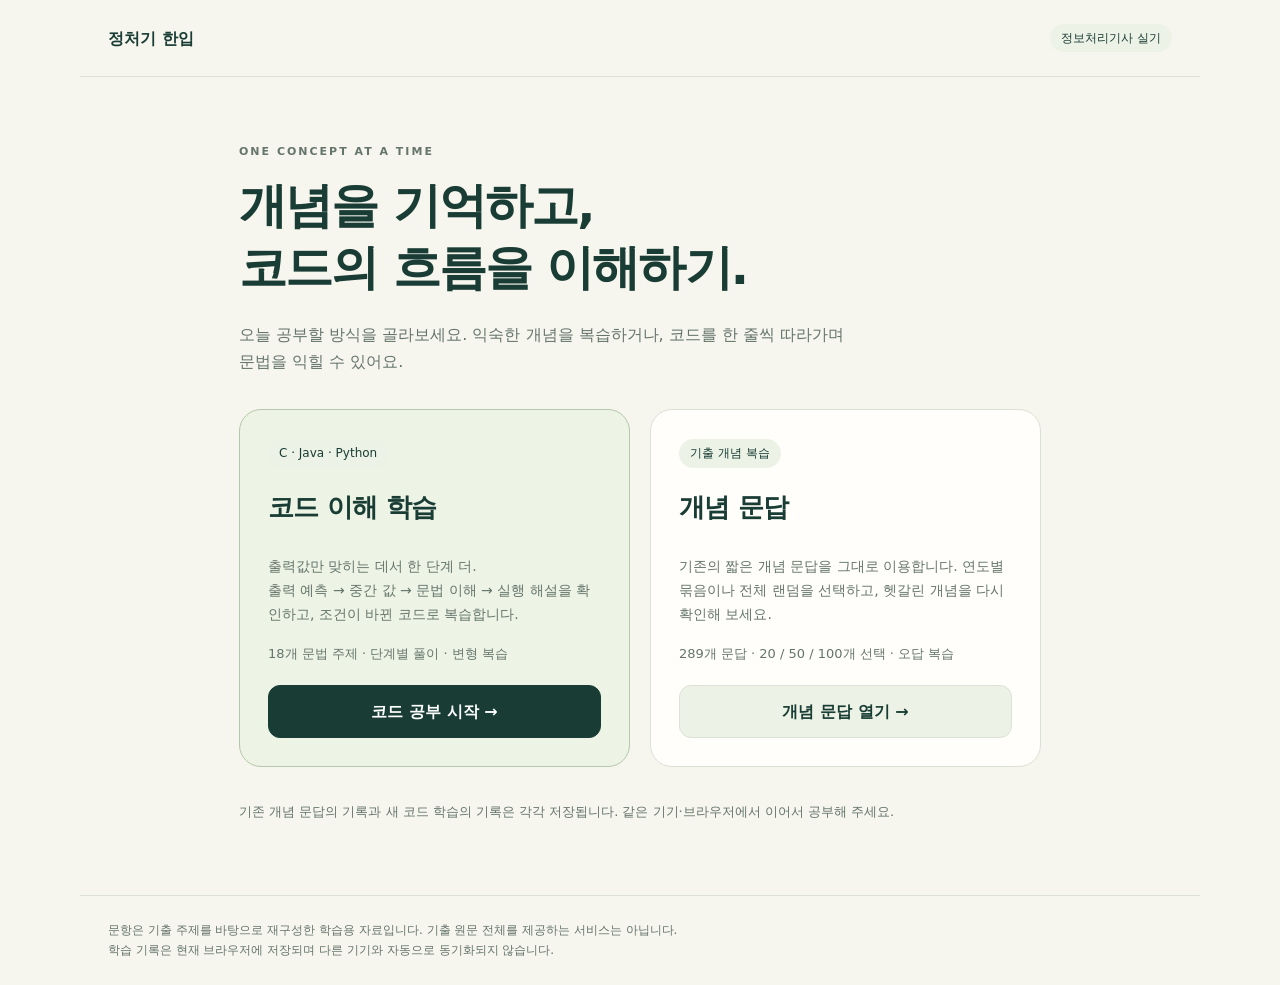
<file: index.html>
<!doctype html><html lang="ko"><head><meta charset="utf-8"><meta name="viewport" content="width=device-width, initial-scale=1"><meta name="theme-color" content="#193d35"><meta name="description" content="정보처리기사 실기: 기출 개념 문답과 C·Java·Python 코드 이해 학습"><title>정처기 한입 · 학습 선택</title><link rel="stylesheet" href="code-study.css"><style>.welcome{max-width:850px;padding-top:66px}.welcome h1{margin-bottom:22px}.mode-grid{display:grid;grid-template-columns:1fr 1fr;gap:20px;margin:34px 0}.mode-card{display:flex;flex-direction:column;background:var(--paper);border:1px solid var(--line);border-radius:22px;padding:28px;text-decoration:none;transition:transform .15s,border-color .15s}.mode-card:hover{transform:translateY(-3px);border-color:var(--green)}.mode-card h2{font-size:26px}.mode-card p{color:var(--muted);font-size:14px;flex:1}.mode-card .primary,.mode-card .secondary{text-align:center;margin-top:20px}.mode-card.code-mode{background:#edf3e5;border-color:#b5c8ac}.welcome .intro{max-width:620px;color:var(--muted)}@media(max-width:600px){.welcome{padding-top:36px}.mode-grid{grid-template-columns:1fr}.mode-card{padding:23px}}</style></head><body><header><a href="./">정처기 한입</a><span class="tag">정보처리기사 실기</span></header><main class="welcome"><div class="eyebrow">ONE CONCEPT AT A TIME</div><h1>개념을 기억하고,<br>코드의 흐름을 이해하기.</h1><p class="intro">오늘 공부할 방식을 골라보세요. 익숙한 개념을 복습하거나, 코드를 한 줄씩 따라가며 문법을 익힐 수 있어요.</p><div class="mode-grid"><a class="mode-card code-mode" href="code-study.html"><div><span class="tag">C · Java · Python</span></div><h2>코드 이해 학습</h2><p>출력값만 맞히는 데서 한 단계 더.<br>출력 예측 → 중간 값 → 문법 이해 → 실행 해설을 확인하고, 조건이 바뀐 코드로 복습합니다.</p><small>18개 문법 주제 · 단계별 풀이 · 변형 복습</small><span class="primary">코드 공부 시작 →</span></a><a class="mode-card" href="concepts.html"><div><span class="tag">기출 개념 복습</span></div><h2>개념 문답</h2><p>기존의 짧은 개념 문답을 그대로 이용합니다. 연도별 묶음이나 전체 랜덤을 선택하고, 헷갈린 개념을 다시 확인해 보세요.</p><small>289개 문답 · 20 / 50 / 100개 선택 · 오답 복습</small><span class="secondary">개념 문답 열기 →</span></a></div><p class="muted">기존 개념 문답의 기록과 새 코드 학습의 기록은 각각 저장됩니다. 같은 기기·브라우저에서 이어서 공부해 주세요.</p></main><footer>문항은 기출 주제를 바탕으로 재구성한 학습용 자료입니다. 기출 원문 전체를 제공하는 서비스는 아닙니다.<br>학습 기록은 현재 브라우저에 저장되며 다른 기기와 자동으로 동기화되지 않습니다.</footer></body></html>
</file>
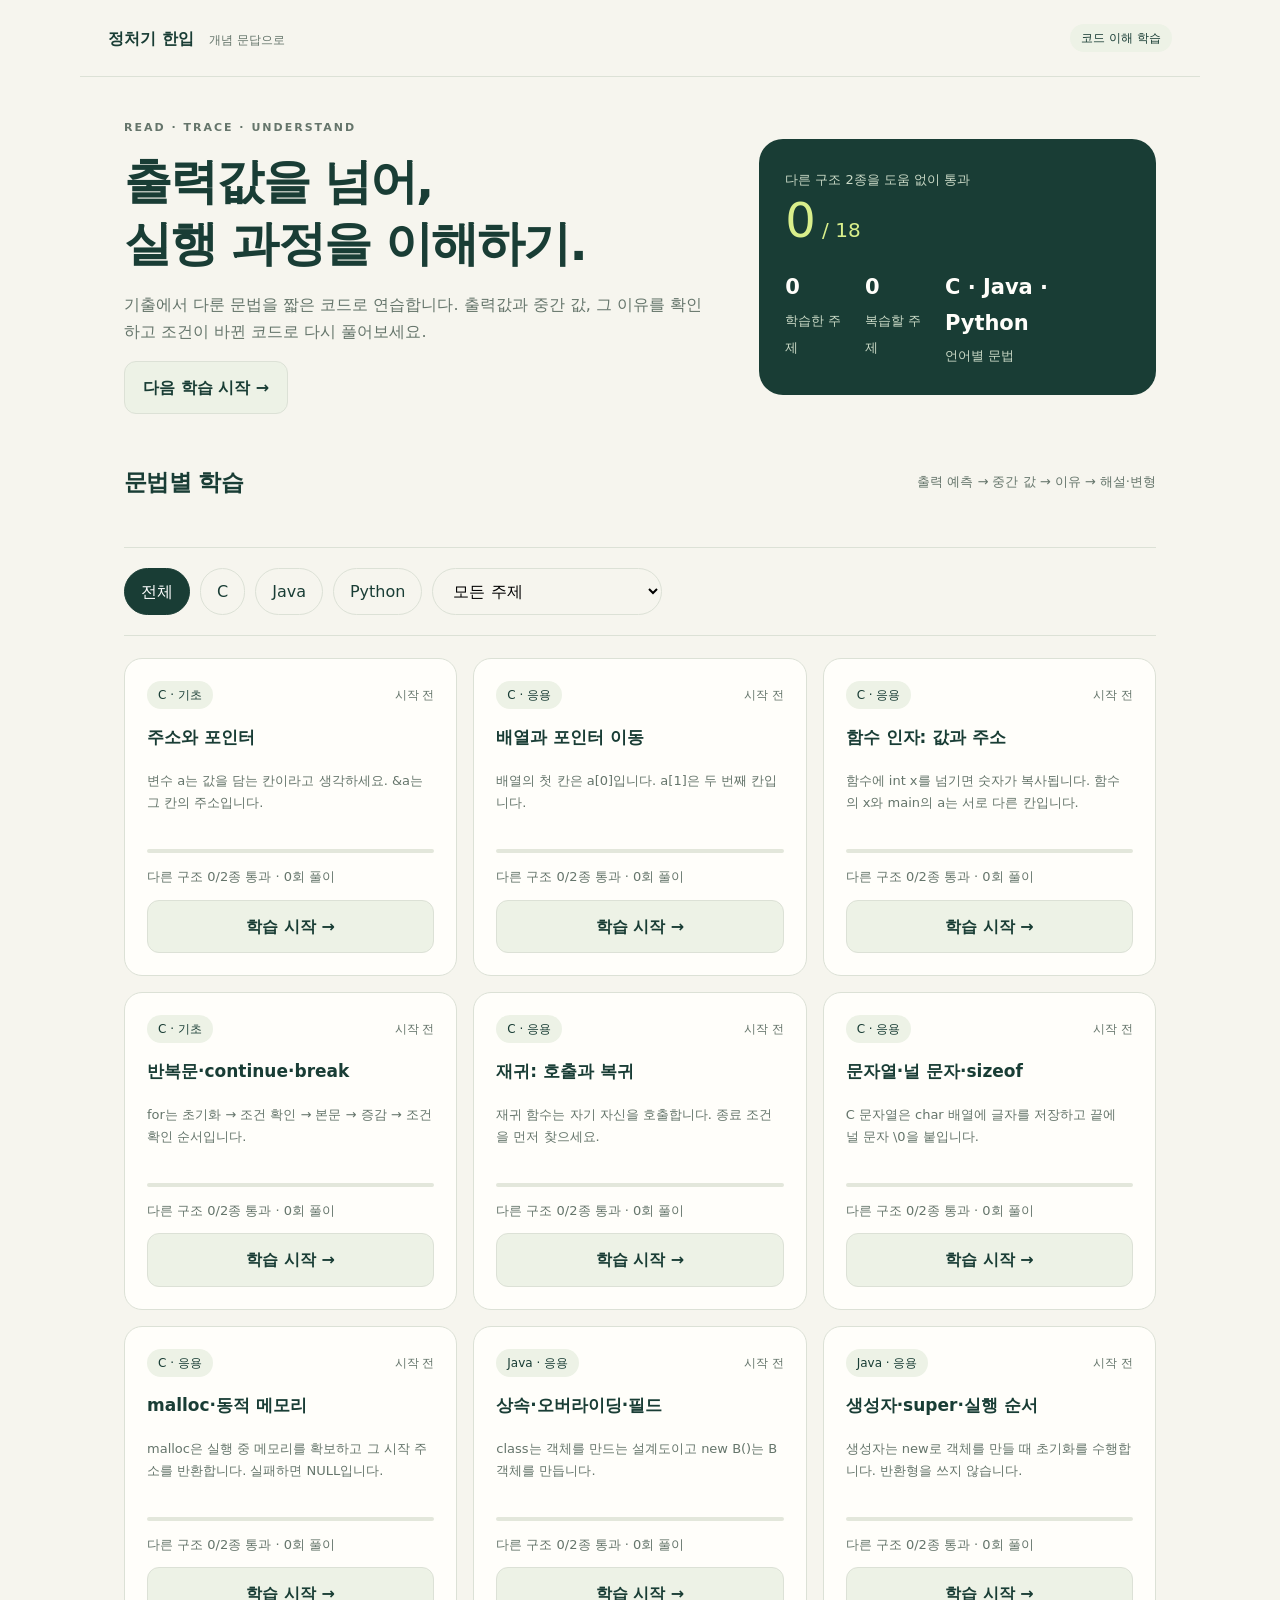
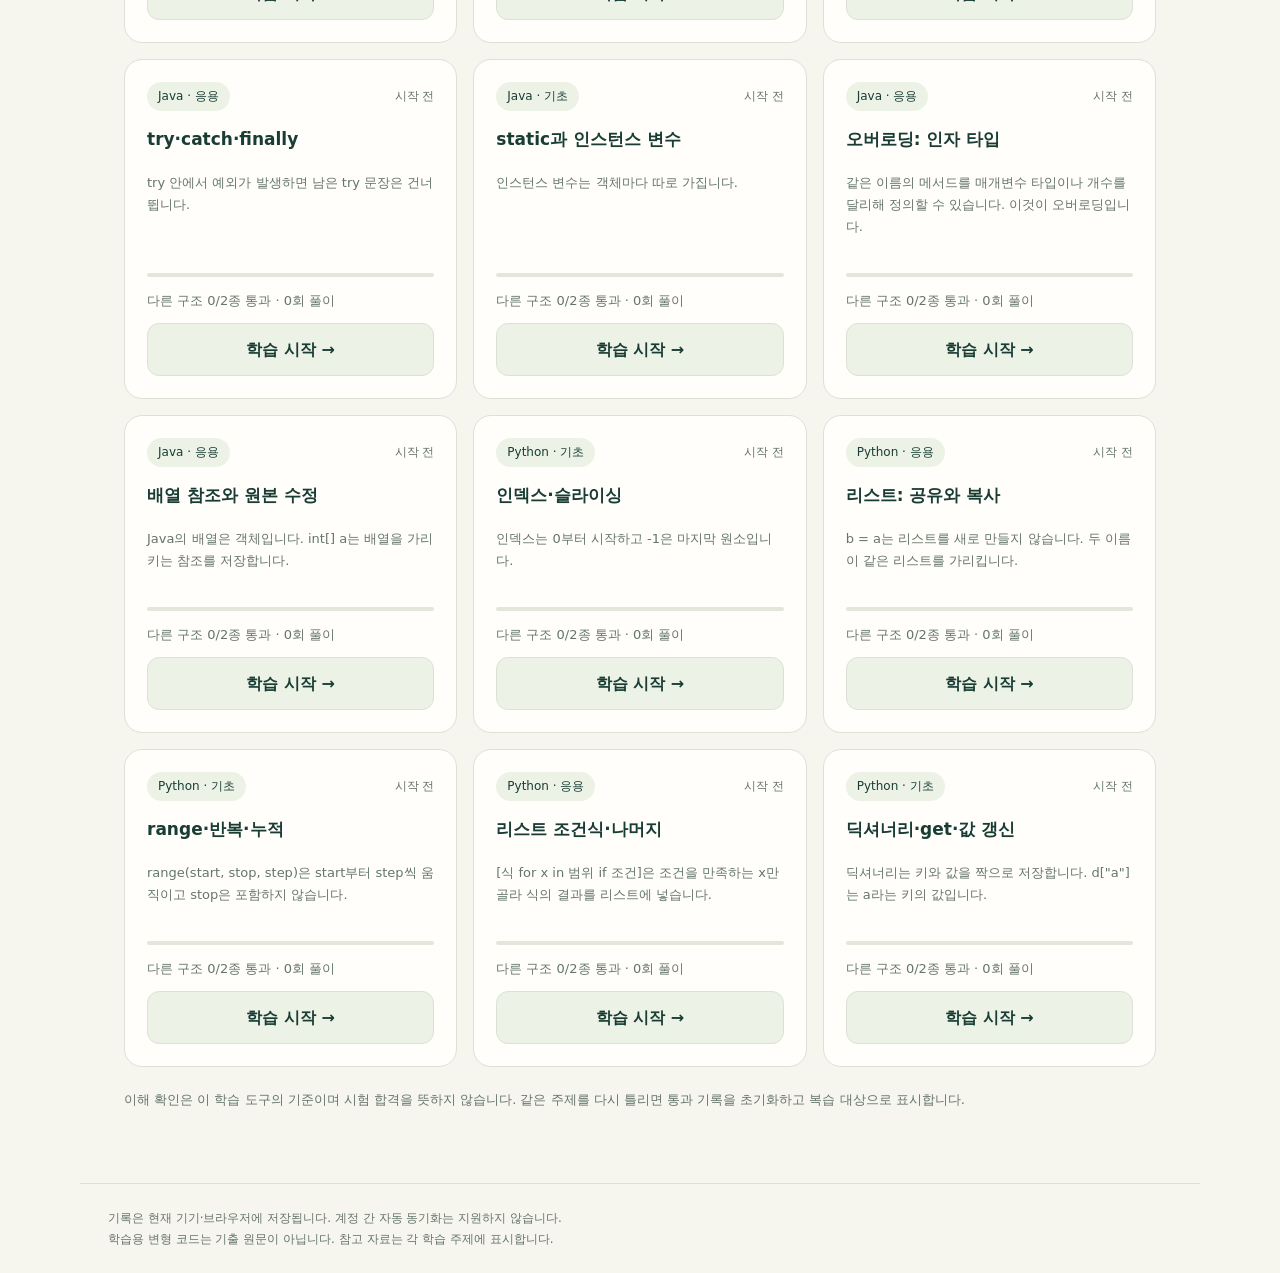
<file: code-study.html>
<!doctype html><html lang="ko"><head><meta charset="utf-8"><meta name="viewport" content="width=device-width, initial-scale=1"><meta name="theme-color" content="#193d35"><meta name="description" content="기출 주제 기반 C·Java·Python 코드 이해: 출력 예측, 중간 값 추적, 문법 학습, 구조 변형 복습"><title>코드 이해 학습 · 정처기 한입</title><link rel="stylesheet" href="code-study.css"></head><body>
<header><a href="concepts.html">정처기 한입 <span>개념 문답으로</span></a><span class="tag">코드 이해 학습</span></header>
<main id="app"></main><div id="notice" role="status" aria-live="polite"></div>
<footer>기록은 현재 기기·브라우저에 저장됩니다. 계정 간 자동 동기화는 지원하지 않습니다.<br>학습용 변형 코드는 기출 원문이 아닙니다. 참고 자료는 각 학습 주제에 표시합니다.</footer>
<script src="code-lessons.js"></script><script src="code-study.js"></script></body></html>
</file>
<file: code-study.css>
:root{--bg:#f6f5ee;--paper:#fffefa;--ink:#193d35;--muted:#65756b;--line:#dce1d6;--green:#285a4c;--lime:#d9ef8b;--soft:#edf2e6;--red:#8d483b}*{box-sizing:border-box}body{margin:0;background:var(--bg);color:var(--ink);font:16px/1.7 system-ui,-apple-system,'Segoe UI',sans-serif}button,input,select{font:inherit}button,a,input,select{touch-action:manipulation}button,a{color:inherit}button{cursor:pointer}button:disabled{opacity:.45;cursor:default}button:focus-visible,a:focus-visible,summary:focus-visible,input:focus-visible,select:focus-visible{outline:3px solid #b48135;outline-offset:3px}header,footer{max-width:1120px;margin:auto;padding:24px 28px}header{display:flex;align-items:center;justify-content:space-between;border-bottom:1px solid var(--line)}header a{text-decoration:none;font-weight:750}header a span{font-size:12px;font-weight:400;margin-left:10px;color:var(--muted)}main{max-width:1080px;margin:auto;padding:42px 24px 56px}h1{font-size:clamp(32px,5vw,48px);line-height:1.3;letter-spacing:-1.8px;margin:12px 0 16px}h2{font-size:23px;line-height:1.4;letter-spacing:-.7px}h3{font-size:17px;margin:0 0 12px}p{margin:8px 0 16px}small,.muted{font-size:13px;color:var(--muted)}.eyebrow{font-size:11px;letter-spacing:2px;font-weight:750;color:var(--muted)}.tag{display:inline-block;border-radius:30px;padding:4px 11px;background:var(--soft);font-size:12px}.hero{display:grid;grid-template-columns:1.5fr 1fr;gap:40px;align-items:center;margin-bottom:32px}.hero p{max-width:580px;color:var(--muted)}.summary{background:var(--ink);color:var(--paper);border-radius:24px;padding:26px}.summary small{color:#cbdac7}.big{font-size:48px;line-height:1.2;color:var(--lime)}.summary .stats{display:flex;justify-content:space-between;margin-top:20px;gap:14px}.stats b{display:block;font-size:21px}.row{display:flex;align-items:center;justify-content:space-between;gap:12px;flex-wrap:wrap}.tools{border-block:1px solid var(--line);padding:20px 0;margin:30px 0 22px;display:flex;gap:10px;flex-wrap:wrap}.filter,select{padding:9px 16px;border:1px solid var(--line);border-radius:30px;background:transparent;min-height:44px}.filter.active{background:var(--ink);color:white;border-color:var(--ink)}.primary,.secondary,.quiet{border-radius:12px;min-height:48px;padding:12px 18px;font-weight:650;border:1px solid var(--line)}.primary{background:var(--ink);color:white;border-color:var(--ink)}.secondary{background:var(--soft)}.quiet{background:transparent}.grid{display:grid;grid-template-columns:repeat(3,1fr);gap:16px}.topic{background:var(--paper);border:1px solid var(--line);border-radius:18px;padding:22px;display:flex;flex-direction:column;gap:10px}.topic h3{margin:4px 0 0}.topic p{font-size:13px;color:var(--muted);flex:1}.topic button{width:100%}.topic .num{font-size:12px;color:var(--muted)}.meter{height:4px;background:#e3e7db;border-radius:10px;overflow:hidden;margin:9px 0}.meter span{display:block;height:100%;background:#618252}.empty,.panel{background:var(--paper);border:1px solid var(--line);border-radius:20px;padding:25px}.empty{grid-column:1/-1}.workspace{display:grid;grid-template-columns:minmax(0,1.1fr) minmax(0,1fr);gap:24px;margin-top:24px;align-items:start}.code-panel{min-width:0}.code-head{display:flex;justify-content:space-between;align-items:center;gap:12px;margin:0 0 12px}.code{background:#17382f;color:#eff5df;padding:20px 16px;border-radius:15px;overflow:auto;font:13px/1.85 ui-monospace,SFMono-Regular,Consolas,monospace;tab-size:4;margin:0;max-height:660px}.code-line{display:block;white-space:pre;min-height:1.85em}.line-no{display:inline-block;min-width:24px;margin-right:12px;color:#8fa69a;user-select:none}.steps{display:grid;grid-template-columns:repeat(4,1fr);gap:7px;margin:24px 0 12px}.steps span{font-size:12px;padding:9px 5px;border-bottom:3px solid var(--line);color:var(--muted)}.steps .current{color:var(--ink);border-color:var(--green);font-weight:700}.steps .complete{border-color:#a1b879}.question{font-size:21px;line-height:1.6;margin:20px 0}input[type=text]{display:block;width:100%;border:1px solid #b6c4b8;background:#fff;border-radius:11px;padding:13px;margin:12px 0 16px;color:var(--ink)}.choices{display:grid;gap:10px;margin:18px 0}.choice{display:flex;align-items:start;gap:10px;border:1px solid var(--line);padding:12px;border-radius:12px;cursor:pointer}.choice:has(input:checked){background:var(--soft);border-color:var(--green)}.choice input{margin-top:6px}.form-actions{display:flex;gap:10px;justify-content:space-between;margin-top:22px}.form-actions .primary{flex:1}.help{margin-top:20px;font-size:14px}.help summary{cursor:pointer;font-weight:650;min-height:44px;display:list-item;padding:10px 0}.help ol{padding-left:22px}.help li{margin-bottom:12px}.help .warning{color:var(--red)}.source-links{margin-top:22px;font-size:12px;color:var(--muted)}.source-links a{display:inline-block;margin:4px 12px 0 0}.result-item{border-top:1px solid var(--line);padding:16px 0}.result-item p{margin:4px 0;font-size:14px}.ok{color:var(--green)}.bad{color:var(--red)}.result-banner{padding:18px;border-radius:14px;background:var(--soft);margin-bottom:18px}.result-banner.retry{background:#f2e9df}.trace{margin-top:20px}.table-wrap{overflow:auto}table{width:100%;border-collapse:collapse;font-size:14px}th,td{text-align:left;border-bottom:1px solid var(--line);padding:10px;vertical-align:top}td{overflow-wrap:anywhere}.trace-current{background:var(--soft)}.next-actions{display:grid;gap:10px;margin-top:22px}.storage-note{padding:12px;border:1px solid #bf8c73;border-radius:10px;color:var(--red);font-size:13px}#notice:not(:empty){position:fixed;bottom:24px;left:50%;transform:translateX(-50%);padding:12px 20px;border-radius:12px;background:var(--ink);color:white;max-width:90vw;box-shadow:0 8px 25px #0002}footer{border-top:1px solid var(--line);color:var(--muted);font-size:12px}a{text-underline-offset:4px}@media(max-width:860px){.grid{grid-template-columns:repeat(2,1fr)}.hero{gap:24px}.workspace{grid-template-columns:1fr}.code{max-height:430px}}@media(max-width:540px){header{padding:18px}header a span{display:none}main{padding:28px 17px}.hero{grid-template-columns:1fr;gap:18px}.hero h1{font-size:35px}.summary{padding:20px}.big{font-size:36px}.grid{grid-template-columns:1fr}.topic{padding:20px}.panel{padding:20px}.steps span{font-size:11px}.form-actions{flex-wrap:wrap}.code{font-size:12px;padding:15px 10px}.line-no{min-width:20px;margin-right:8px}.tools{gap:8px}.filter{padding:8px 13px}.row h2{margin-bottom:4px}}
</file>
